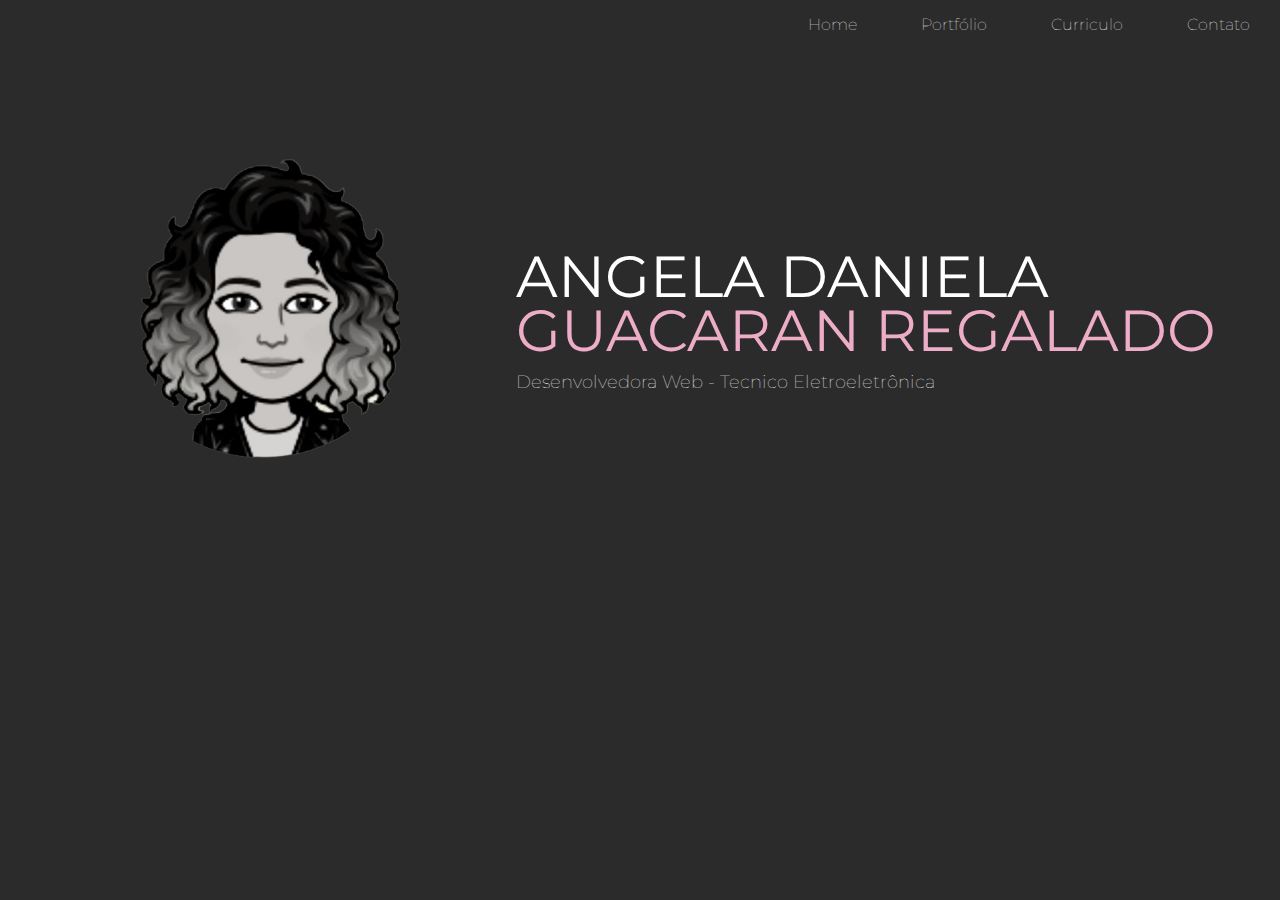
<file: index.html>
<!DOCTYPE html>
<html lang="pt-br">
<head>
    <meta charset="UTF-8">
    <meta http-equiv="X-UA-Compatible" content="IE=edge">
    <meta name="viewport" content="width=device-width, initial-scale=1.0">
    <link rel="stylesheet" href="css/style.css">
    <link rel="preconnect" href="https://fonts.googleapis.com"><link rel="preconnect" href="https://fonts.gstatic.com" crossorigin><link href="https://fonts.googleapis.com/css2?family=Montserrat:wght@100,400&display=swap" rel="stylesheet">
    <script type="text/javascript" src="js/scripts.js"></script>
    <meta name="viewport" content="width=device-width,inital-scale=1.0">
</head>
<body>
    
    <div id="navigation" class="navigation">
        <ul>
            <li><a href="index.html">Home</a></li>
            <li><a href="portfólio.html">Portfólio</a></li>
            <li><a href="curriculum.html">Curriculo</a></li>
            <li><a href="contato.html">Contato</a></li>
            <li id="threeline-icon" class="threeline-icon" onclick="openNav()">&#9776;</li>
        </ul>
    </div>

    <div class="capa">

        <div class="profile-pic">

             <img src="img/Design_sem_nome-removebg-preview (1).png" alt="Foto de Angela Daniela">
       </div>

       <div class="profile-title">
                <h1>Angela Daniela<br>
                    <span> Guacaran Regalado</span></h1>
                <h2>Desenvolvedora Web - Tecnico Eletroeletrônica</h2>
       </div>

    </div>

</body>
</html>
</file>
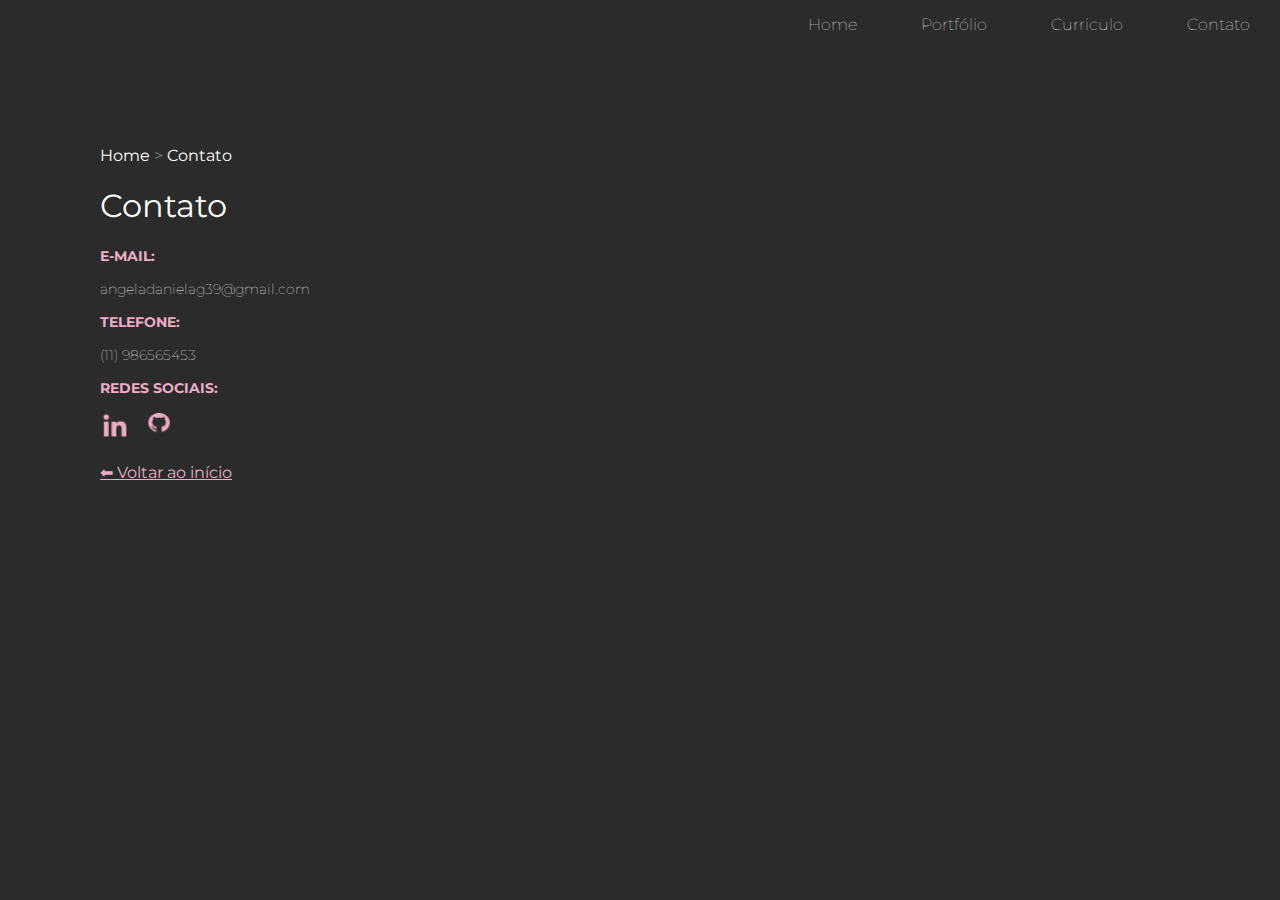
<file: contato.html>
<!DOCTYPE html>

<html>

	<head>
		<title>Contato - Angela Daniela Guacaran Regalado</title>

		<meta charset="utf-8">
		<link rel="stylesheet" href="css/style.css">
        <script type="text/javascript" src="js/scripts.js"></script>
		<meta name="viewport" content="width=device-width,inital-scale=1.0">
		<link rel="preconnect" href="https://fonts.googleapis.com"><link rel="preconnect" href="https://fonts.gstatic.com" crossorigin><link href="https://fonts.googleapis.com/css2?family=Montserrat:wght@100,400&display=swap" rel="stylesheet">


	</head>


	<body>

		<div id="navigation" class="navigation">
			<ul>
				<li><a href="index.html">Home</a></li>
				<li><a href="portfólio.html">Portfólio</a></li>
				<li><a href="curriculum.html">Curriculo</a></li>
				<li><a href="contato.html">Contato</a></li>
				<li id="threeline-icon" class="threeline-icon" onclick="openNav()">&#9776;</li>
			</ul>
		</div>
			<div class="main">
				
				
				<ul class="caminho">
					<li><a href="index.html">Home</a></li>
					<li>></li>
					<li><a href="contato.html">Contato</a></li>
				</ul>

				<h1>Contato</h1>
			

				<h3>E-mail:</h3>
				<p>angeladanielag39@gmail.com</p>

				<h3>Telefone:</h3>
				<p>(11) 986565453</p>

				<h3>Redes Sociais:</h3>
                 <a href="https://www.linkedin.com/in/angela-daniela-guacaran-regalado-17805a1b8"target =_blank><img class="social-img" src="img/bxl-linkedin rosa.png" alt="link para o linkedin"></a>
                 <a href="https://github.com/Angelag-39"target =_blank><img class="redes-sociais"src="img/bxl-github rosa .png" alt="link para o github"></a><br>


				 <br>


			
                


				<a  class="back-link" href="index.html"> &#11013; Voltar ao início<a>

			</div>	

			

	</body>

</html>
</file>
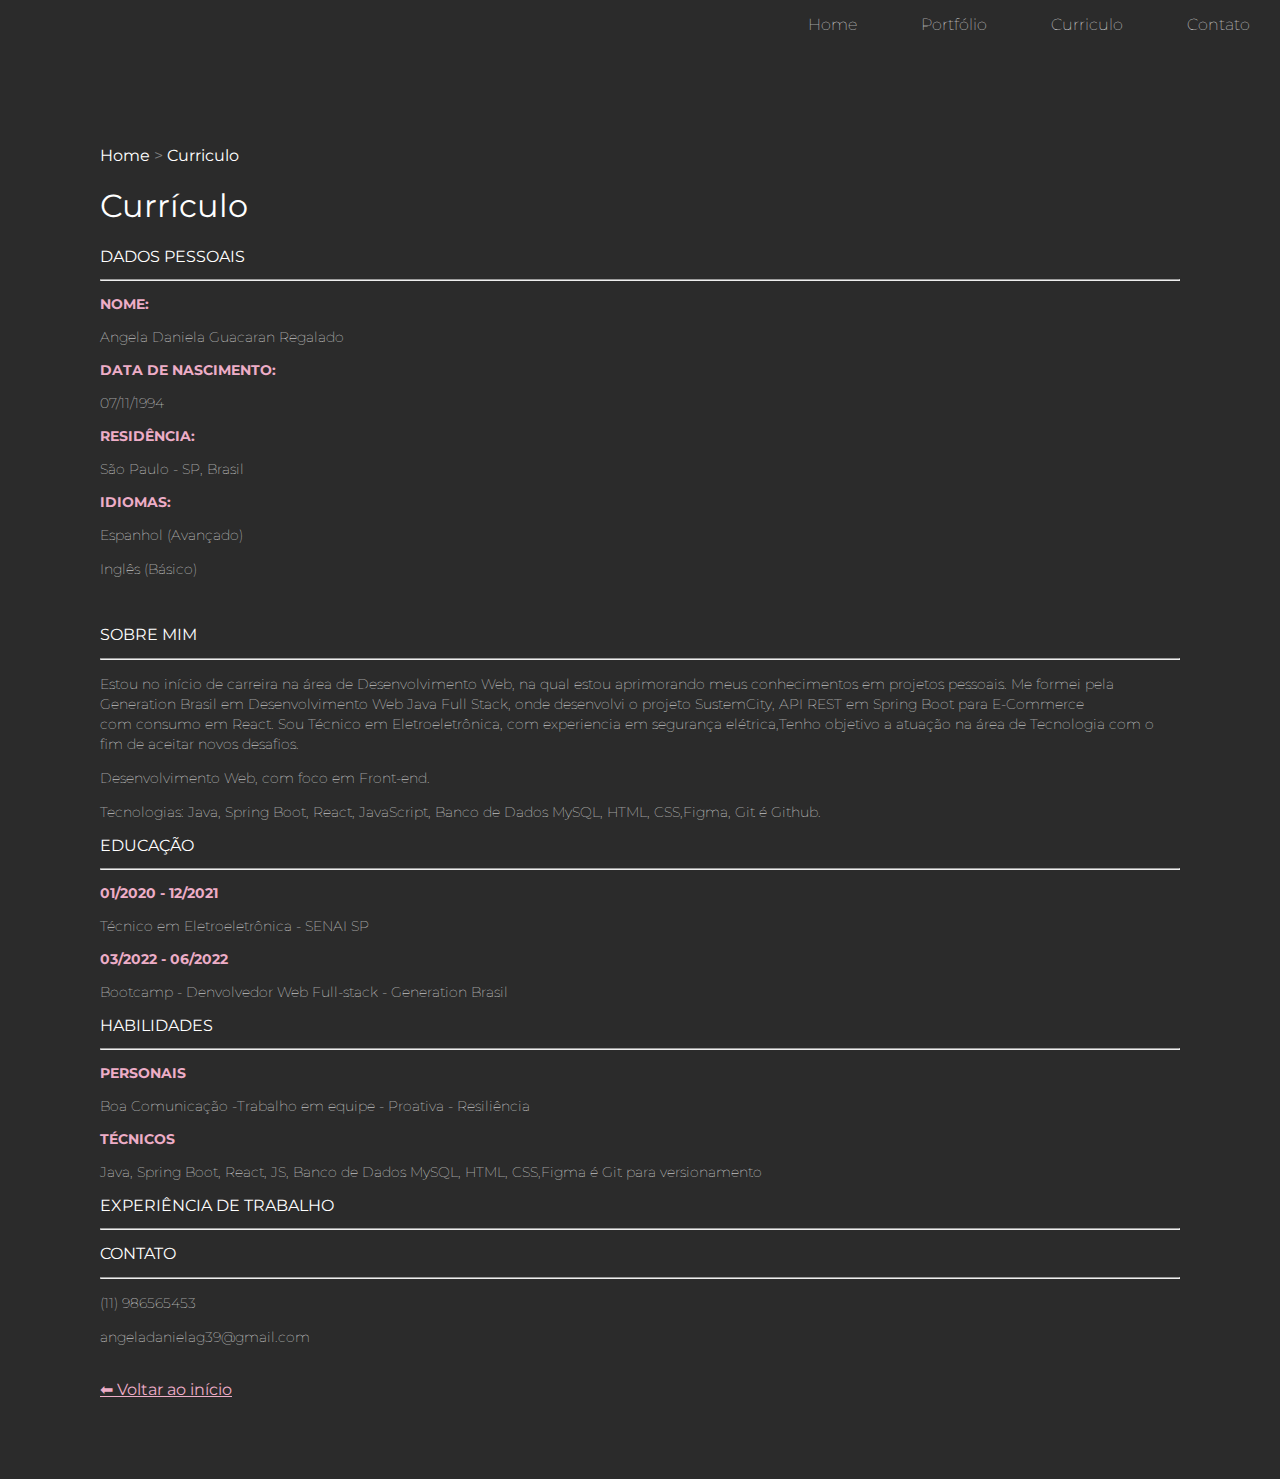
<file: curriculum.html>
<!DOCTYPE html>

<html>

	<head>
		<title>Currículo - Angela Daniela</title>

		<meta charset="utf-8">
		<link rel="stylesheet" href="css/style.css">
        <link rel="preconnect" href="https://fonts.googleapis.com"><link rel="preconnect" href="https://fonts.gstatic.com" crossorigin><link href="https://fonts.googleapis.com/css2?family=Montserrat:wght@100,400&display=swap" rel="stylesheet">
		<script type="text/javascript" src="js/scripts.js"></script>
		<meta name="viewport" content="width=device-width,inital-scale=1.0">
</head>

	</head>


	<body>

		<div id="navigation" class="navigation">
			<ul>
				<li><a href="index.html">Home</a></li>
				<li><a href="portfólio.html">Portfólio</a></li>
				<li><a href="curriculum.html">Curriculo</a></li>
				<li><a href="contato.html">Contato</a></li>
				<li id="threeline-icon" class="threeline-icon" onclick="openNav()">&#9776;</li>
			</ul>
		</div>
			<div class="main">
								
				<ul class="caminho">
					<li><a href="index.html">Home</a></li>
					<li>></li>
					<li><a href="curriculum.html">Curriculo</a></li>
				</ul>

				<h1>Currículo</h1>

					
					<h2>Dados Pessoais</h2>
					<hr>

						<h3>Nome:</h3>

							<p>Angela Daniela Guacaran Regalado</p>

						<h3>Data de Nascimento:</h3>

							<p>07/11/1994</p>

						<h3>Residência:</h3>

							<p>São Paulo - SP, Brasil</p>

						<h3>Idiomas:</h3>

	
							<p>Espanhol (Avançado)</p>
							<p>Inglês (Básico)</p> <BR>
							
							
					
					<h2>Sobre Mim</h2>
					<hr>

							<p>Estou no início de carreira na área de Desenvolvimento Web, na qual estou aprimorando meus conhecimentos em projetos pessoais.
								Me formei pela Generation Brasil em Desenvolvimento Web Java Full Stack, onde desenvolvi o projeto SustemCity, API REST em Spring Boot para E-Commerce<br> com consumo em React.
								Sou Técnico em Eletroeletrônica, com experiencia em segurança elétrica,Tenho objetivo a atuação na área de Tecnologia com o fim de  aceitar novos desafios.
							<p>Desenvolvimento Web, com foco em Front-end.</p>
							<p>Tecnologias: Java, Spring Boot, React, JavaScript, Banco de Dados MySQL, HTML, CSS,Figma, Git é Github.</p>
					<h2>Educação</h2>
					<hr>

						<h3>01/2020 - 12/2021</h3>

							<p>Técnico em Eletroeletrônica - SENAI SP</p>

						<h3>03/2022 - 06/2022 </h3>

							<p>Bootcamp - Denvolvedor Web Full-stack - Generation Brasil</p>

					
					<h2>Habilidades</h2>
					<hr>

						<h3>Personais</h3>

							<p>	Boa Comunicação -Trabalho em equipe - Proativa - Resiliência</p>

						<h3>Técnicos</h3>

							<p>Java, Spring Boot, React, JS, Banco de Dados MySQL, HTML, CSS,Figma é Git para versionamento</p>

					<h2>Experiência de Trabalho</h2>
					<hr>

					<h3>
					
						


					<h2>Contato</h2>
					<hr>

							<p>(11) 986565453</p>
							<p>angeladanielag39@gmail.com</p>
						
							

						<br>
						<a  class="back-link" href="index.html"> &#11013; Voltar ao início<a>

			</div>

				

	</body>

</html>
</file>
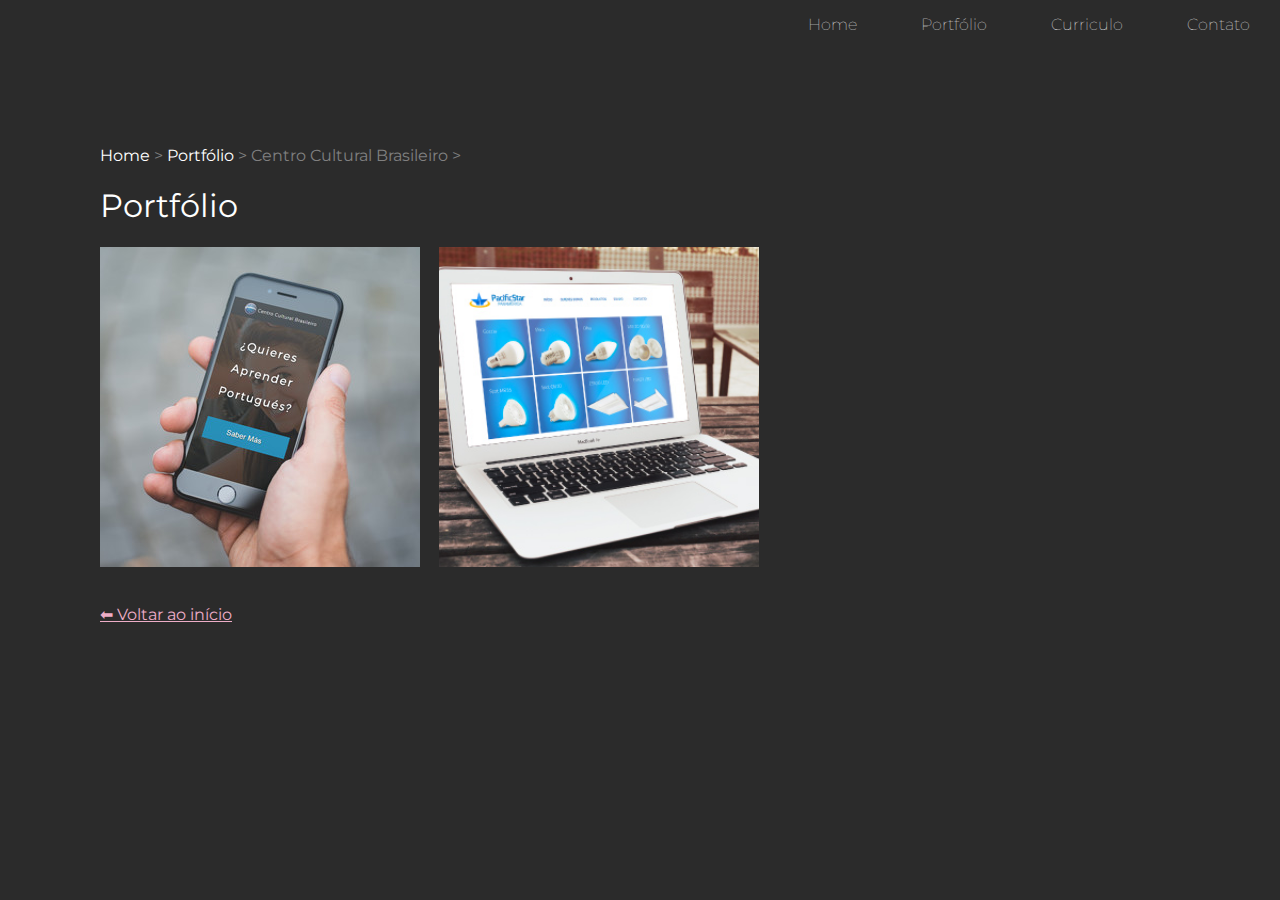
<file: portfólio.html>
<!DOCTYPE html>

<html>

	<head>
		<title>Portfolio - Angela Daniela Guacaran Regalado</title>

		<meta charset="utf-8">
		<link rel="stylesheet" href="css/style.css">
		<link rel="preconnect" href="https://fonts.googleapis.com"><link rel="preconnect" href="https://fonts.gstatic.com" crossorigin><link href="https://fonts.googleapis.com/css2?family=Montserrat:wght@100,400&display=swap" rel="stylesheet">
		<script type="text/javascript" src="js/scripts.js"></script>
		<meta name="viewport" content="width=device-width,inital-scale=1.0">


	</head>


	<body>
		<div id="navigation" class="navigation">
			<ul>
				<li><a href="index.html">Home</a></li>
				<li><a href="portfólio.html">Portfólio</a></li>
				<li><a href="curriculum.html">Curriculo</a></li>
				<li><a href="contato.html">Contato</a></li>
				<li id="threeline-icon" class="threeline-icon" onclick="openNav()">&#9776;</li>
			</ul>
		</div>
			
						
			<div class="main">
				
				
				<ul class="caminho">
					<li><a href="index.html">Home</a></li>
					<li>></li>
					<li><a href="portfólio.html">Portfólio</a></li>
					<li>></li>
					<li>Centro Cultural Brasileiro</li>
					<li>></li>
				
				</ul>
				<h1>Portfólio</h1>

			



				

				<div  style ="background-image:url('img/ccb.jpg')" class="miniatura">
					<a href="webdesign-ccb.html">
					<div class="blackbox">
						<div class="blackbox-text">
							<h1>Centro cultural Brasileiro</h1>
							<h2>Web Design</h2>
						</div>
					</div>
				</a>
				</div>
			

			
				<div  style ="background-image:url('img/site-psp.jpg')"  class="miniatura">
					<a href="webdesign-psp.html">
					<div class="blackbox">
						<div class="blackbox-text">
							<h1>Pacific Star</h1>
							<h2>Web Design</h2>
						</div>
					</div>
				</a>
				</div>
				

				
				<br><br>
				<a  class="back-link" href="index.html"> &#11013; Voltar ao início<a></a>

			</div>	

			
	</body>

</html>
</file>
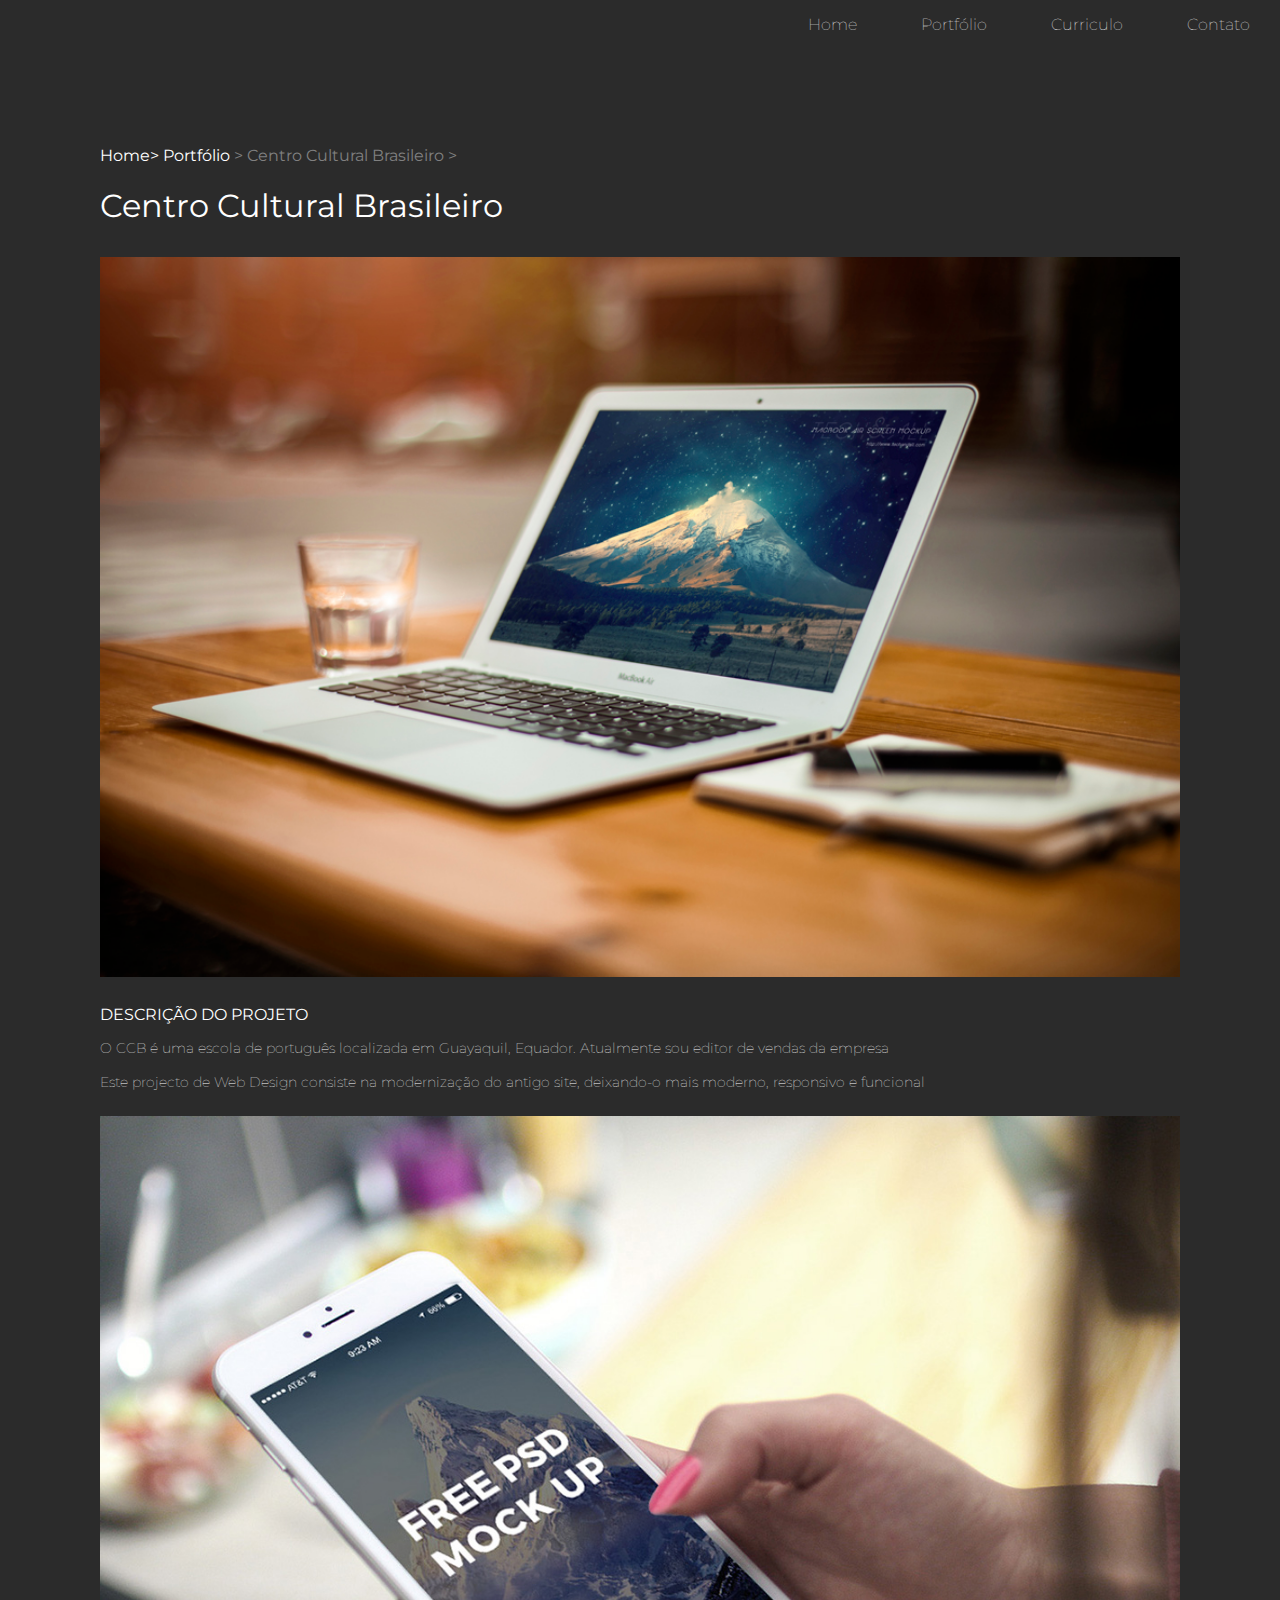
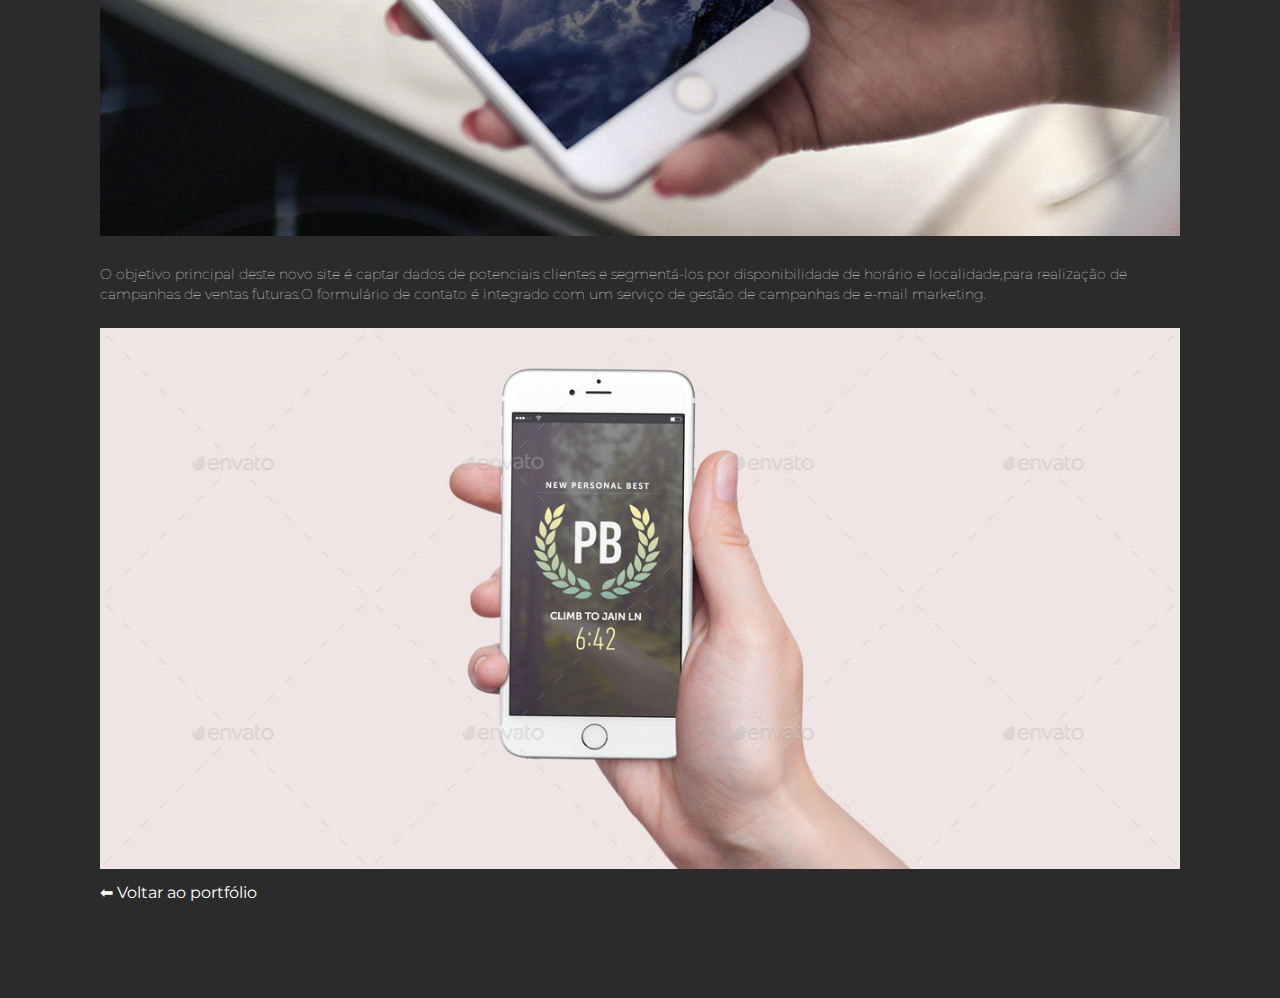
<file: webdesign-ccb.html>
<!DOCTYPE html>

<html>

	<head>
		<title>trabalhos Web design - Centro cultural Brasileiro</title>

		<meta charset="utf-8">
		<link rel="stylesheet" href="css/style.css">
		<link rel="preconnect" href="https://fonts.googleapis.com"><link rel="preconnect" href="https://fonts.gstatic.com" crossorigin><link href="https://fonts.googleapis.com/css2?family=Montserrat:wght@100,400&display=swap" rel="stylesheet">
		<script type="text/javascript" src="js/scripts.js"></script>
		<meta name="viewport" content="width=device-width,inital-scale=1.0">


	</head>


	<body>

		<div id="navigation" class="navigation">
			<ul>
				<li><a href="index.html">Home</a></li>
				<li><a href="portfólio.html">Portfólio</a></li>
				<li><a href="curriculum.html">Curriculo</a></li>
				<li><a href="contato.html">Contato</a></li>
				<li id="threeline-icon" class="threeline-icon" onclick="openNav()">&#9776;</li>
			</ul>
		</div>
						
			<div class="main">
				
				
				<ul class="caminho">
					<li><a href="index.html">Home</a</li>
					<li>></li>
					<li><a href="portfólio.html">Portfólio</a></li>
					<li>></li>
					<li>Centro Cultural Brasileiro</li>
					<li>></li>
				<h1>Centro Cultural Brasileiro</h1>

					<img class="foto-trabalhos" src="img/ccb1.jpg" alt="site CCB">
					<h2>Descrição do projeto</h2>
					<p>O CCB é uma escola de português localizada em Guayaquil, Equador. Atualmente sou editor de vendas da empresa	</p>
					<p>Este projecto de Web Design consiste na modernização do antigo site, deixando-o mais moderno, responsivo e funcional	</p>
				
					<img class="foto-trabalhos" src="img/ccb2.jpg" alt="site CCB">
					<p>O objetivo principal deste novo site é captar dados de potenciais clientes e segmentá-los por disponibilidade de horário e localidade,para
						realização de campanhas de ventas futuras.O formulário de contato é integrado com um serviço de gestão de campanhas de e-mail marketing.</p>
				
					<img class="foto-trabalhos" src="img/ccb3.jpg" alt="site CCB">

			

				
				<br>
				<a  class="back-link" href="portfólio.html"> &#11013; Voltar ao portfólio<a>

			</div>	

			
	</body>

</html>
</file>
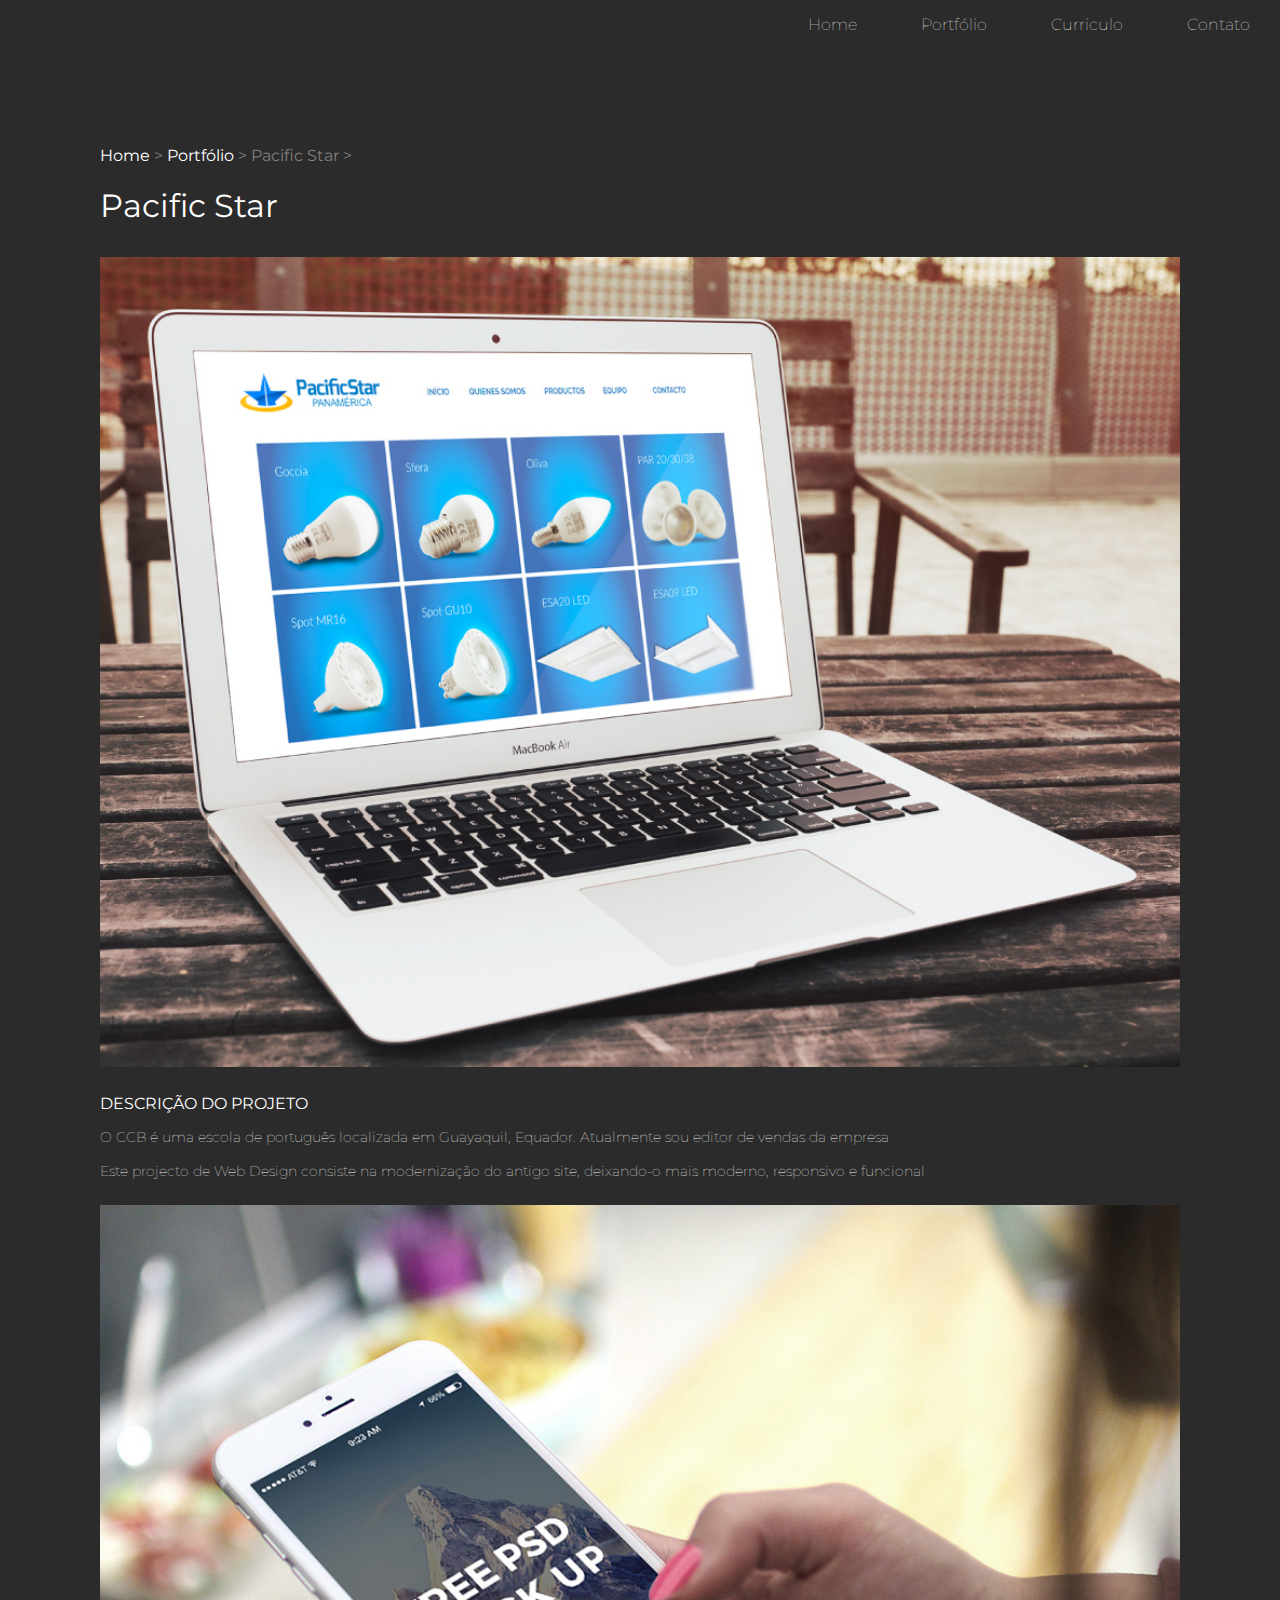
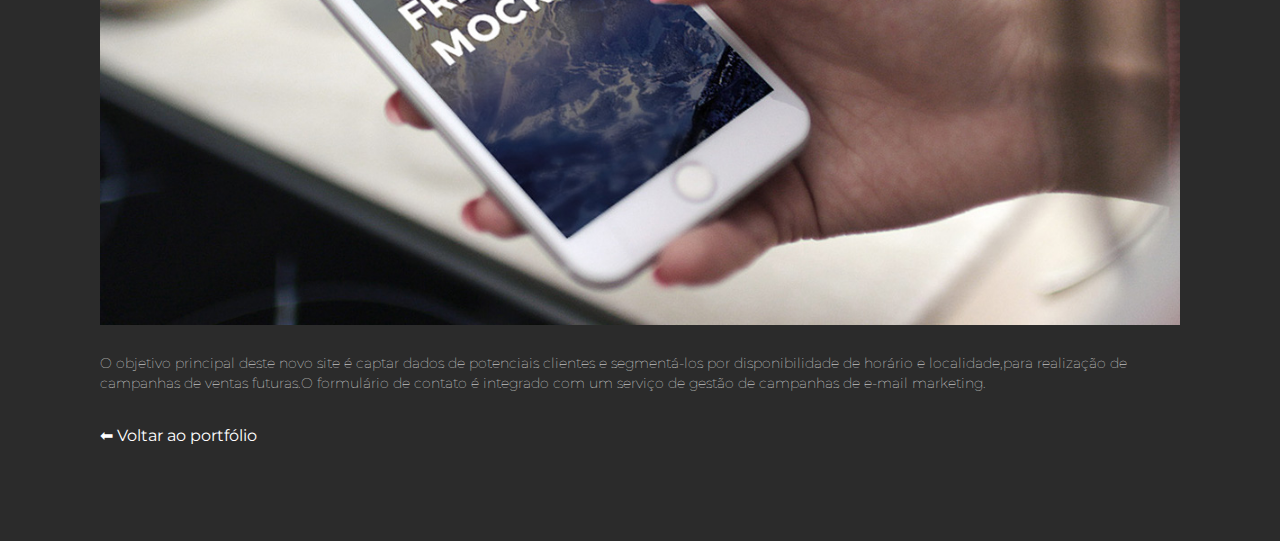
<file: webdesign-psp.html>
<!DOCTYPE html>

<html>

	<head>
		<title>trabalhos Web design - Pacific Star</title>

		<meta charset="utf-8">
		<link rel="stylesheet" href="css/style.css">
		<link rel="preconnect" href="https://fonts.googleapis.com"><link rel="preconnect" href="https://fonts.gstatic.com" crossorigin><link href="https://fonts.googleapis.com/css2?family=Montserrat:wght@100,400&display=swap" rel="stylesheet">
		<script type="text/javascript" src="js/scripts.js"></script>
		<meta name="viewport" content="width=device-width,inital-scale=1.0">


	</head>


	<body>

        <div id="navigation" class="navigation">
			<ul>
				<li><a href="index.html">Home</a></li>
				<li><a href="portfólio.html">Portfólio</a></li>
				<li><a href="curriculum.html">Curriculo</a></li>
				<li><a href="contato.html">Contato</a></li>
				<li id="threeline-icon" class="threeline-icon" onclick="openNav()">&#9776;</li>
			</ul>
		</div>
			
						
			<div class="main">
				
				
				<ul class="caminho">
					<li><a href="index.html">Home</a></li>
					<li>></li>
					<li><a href="portfólio.html">Portfólio</a></li>
					<li>></li>
					<li>Pacific Star</li>
					<li>></li>
				<h1>Pacific Star</h1>

					<img class="foto-trabalhos" src="img/psp1.jpg" alt="site psp">
					<h2>Descrição do projeto</h2>
					<p>O CCB é uma escola de português localizada em Guayaquil, Equador. Atualmente sou editor de vendas da empresa	</p>
					<p>Este projecto de Web Design consiste na modernização do antigo site, deixando-o mais moderno, responsivo e funcional	</p>
				
					<img class="foto-trabalhos" src="img/ccb2.jpg" alt="site psp">
					<p>O objetivo principal deste novo site é captar dados de potenciais clientes e segmentá-los por disponibilidade de horário e localidade,para
						realização de campanhas de ventas futuras.O formulário de contato é integrado com um serviço de gestão de campanhas de e-mail marketing.</p>
				

			

				
				<br>
                <a  class="back-link" href="portfólio.html"> &#11013; Voltar ao portfólio<a>

			</div>	

			
	</body>

</html>
</file>
<file: css/style.css>
html,body {
    margin:0px ;
    padding: 0px;
  
}

body{
background-color:#2B2B2B;
font-family:'Montserrat', sans-serif;
}

.navigation {
    background-color:#2B2B2B ;
    color: white;
    height: 50px;
    animation-name:  navegacao;
    animation-duration:4s ;
    
  
}
.navigation ul {
    margin-top: 0px;
    list-style: none;
    padding-left: 0;
    height: 50px;
    text-align: right;
}
.navigation li {
    display: inline-block ;
    padding-left:30px;
    padding-right: 30px;
    line-height: 50px;
    font-size: 16px;
    font-weight: 100;

}
.navigation a {
    color: white;
    text-decoration: none;
}
.navigation a:hover {
    color: #EDADC7 ;
}
.navigation li.threeline-icon {
    display: none;
}

.navigation li.threeline-icon:hover {
    color: #EDADC7 ;
    cursor:pointer;
}


.caminho a {
    color: white;
    text-decoration: none;
}

.caminho a:hover {
   
    color: #EDADC7 ;
}
.capa {
    color:white;
}
 .capa span {
    color: #EDADC7 ;
 }
.capa div {
    display: inline-block;
    height: 650px;
}

.profile-pic {
width: 40%;
text-align: center;
animation-name: profile-capa;
animation-duration:2s ;
}
.profile-pic img{
    margin-top: 100px;
    margin-left:50px;
    width: 350px;
}

.profile-title {

vertical-align: top;
width: 59%;
animation-name: titulo-capa ;
animation-duration: 2s ;
}
.profile-title h1 {
    text-transform:uppercase ;
    font-size: 58px;
    margin-top: 200px;
    font-weight: 400;
    line-height: 54px;
}
.profile-title h2 {
    font-size: 18px;
    font-weight: 100;
    margin-top: -26px;
}
.main {
    padding:80px 100px 80px 100px;
    animation-name: profile-capa;
    animation-duration: 2s;
}

.main h1 {
    color: white;
    font-weight:normal;
}
.main h2 {
   color:white ;
    font-size: 16px;
    text-transform: uppercase;
    font-weight: normal;
}

.main h3 {
    color: #EDADC7;
    font-size: 14px ;
    text-transform: uppercase;
}
.main p {
    color:white ;
    font-size: 14px;
    font-weight:100;
    line-height: 20px;
}
.caminho {
    list-style: none;
    padding-left: 0;
    color:gray;
}
.caminho li {
    display: inline-block;
}
.social-img {
    height: 29px;
    width: 30px;
    border-radius: 0px;
    margin-right:10px ;
  

}
.redes-sociais {
    height: 29px;
    width: 30px;
    border-radius: 0px;
    margin-right:10px ;
}
.miniatura {
    width: 320px;
    height: 320px;
    display: inline-block;
    margin-right: 15px;
    margin-bottom: 15px;
    background-size: contain;
    overflow: hidden;
}
.miniatura a {
    text-decoration: none;
}
.blackbox {
    width:100%;
    height:100%;
    padding-top:100%;
    background-color:black ;
    opacity: 0;
    padding-top: 120px;
    transition:1s ;

}
.blackbox:hover{
    opacity:0.7;
    transition:1s ;
}
.blackbox-text {
    text-align: center;
}
.blackbox-text  h1 {
   font-size: 16px;
   color: #EDADC7;
   text-transform: uppercase;

}
.blackbox-text  h2 {
   text-transform: none;
   font-weight: 100;

}
.foto-trabalhos {
    width: 100%;
    margin-bottom: 10px;
    margin-top: 10px;
}
.back-link {
    color: #EDADC7;
}

@keyframes profile-capa {
    0% {opacity:0;transform:translate(0px,20px)};
    100% {opacity:1; transform:translate(0px,0px)};
    
}
@keyframes titulo-capa {
    0% {opacity:0;transform:translate(0px,-20px)};
    100% {opacity:1; transform:translate(0px,0px)};
    
}
@keyframes conteudo {
    0% {opacity:0;transform:translate(-20px,0px)};
    100% {opacity:1; transform:translate(0px,0px)};
    
}
@keyframes navegacao {
    0% {opacity:0};
    50% {opacity: 0;}
    100% {opacity:1};
    
}

@media (max-width:1000px) {
   .navigation li {
    display: none;
   }
   .navigation li.threeline-icon {
    display: inline-block;
   }
   .capa div {
        display: block;
        height: auto;
   }
   .profile-pic {
    width:100%;
}
   .profile-pic img {
        margin-top:0;
        max-width: 80%;
   }
    .profile-title{
        width:100%;
        text-align: center;

    }
    .profile-title h1{
        margin-top:30px;
        font-size: 36px;
        margin-left: 20px;
        margin-right: 20px;

    }
    .profile-title h2 {
        margin-top: 20px;
        margin-left: 20px;
        margin-right: 20px;
    }
    .main {
        padding: 10px 5% 40px 5%;
    }
   /* .main a {
        /*overflow-wrap: break-word;
        word-wrap: break-word; //solo coloco si tengo un link o quando quiero que el quiebre a linha 
    }*/
    .main p{
        text-align: left;
        line-height: 30px;
    }
    .caminho li {
        font-size: 12px;
    }
    
    .miniatura {
        max-width: 100%;
        background-size:auto 100% ;
    }
    .blackbox {
        opacity:0.8;
    }
    .menujs {
        height: auto;
    }
    .menujs ul {
        height: auto;
        text-align: center;
        padding-right: 15%;
        padding-left: 15%;
    }

    .menujs li {
        display: block;
        border-bottom: solid grey 1px ;
        width: 100%;
        padding: 0;
    }




}
</file>
